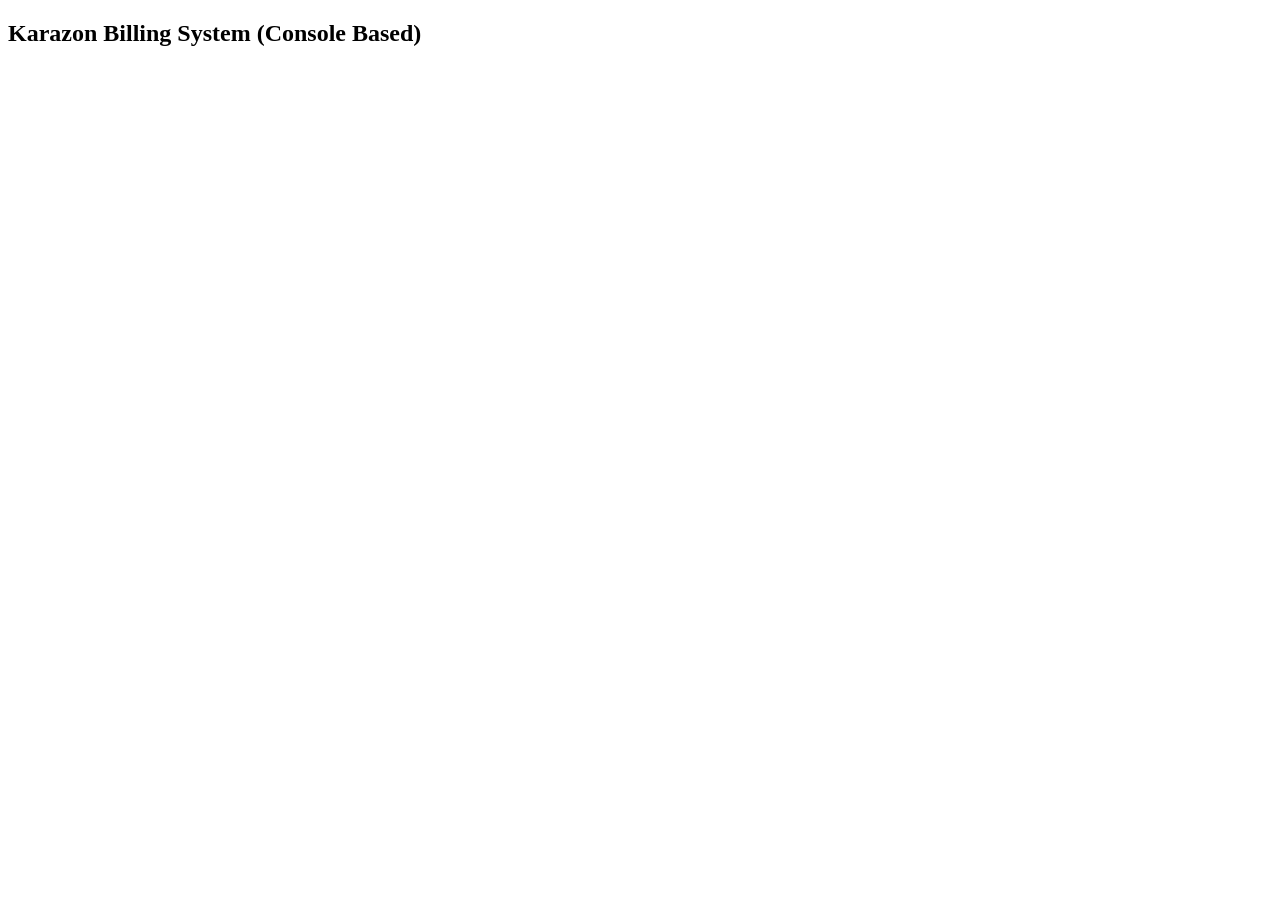
<file: Week_4_UI_Design/Karazon-Billing-System/index.html>
<!DOCTYPE html>
<html lang="en">
<head>
  <meta charset="UTF-8">
  <title>Karazon Billing System</title>
</head>
<body>
  <h2>Karazon Billing System (Console Based)</h2>
  

  <!-- Error Handling First -->
  <script src="js/l09_errorHandling.js"></script>

  <!-- Core Labs -->
  <script src="js/l01_cart.js"></script>
  <script src="js/l02_discount.js"></script>
  <script src="js/l03_tax.js"></script>
  <script src="js/l04_payment.js"></script>
  <script src="js/l05_invoice.js"></script>
  <script src="js/l06_email.js"></script>
  <script src="js/l07_storage.js"></script>
  <script src="js/l08_emailValidation.js"></script>

  <!-- Advanced Concepts -->
  <script src="js/l10_closures.js"></script>
  <script src="js/l11_asyncPayment.js"></script>
  <script src="js/l12_inventoryPromise.js"></script>
  <script src="js/l13_callback.js"></script>

  <!-- Controller -->
  <script src="js/main.js"></script>
</body>
</html>
</file>
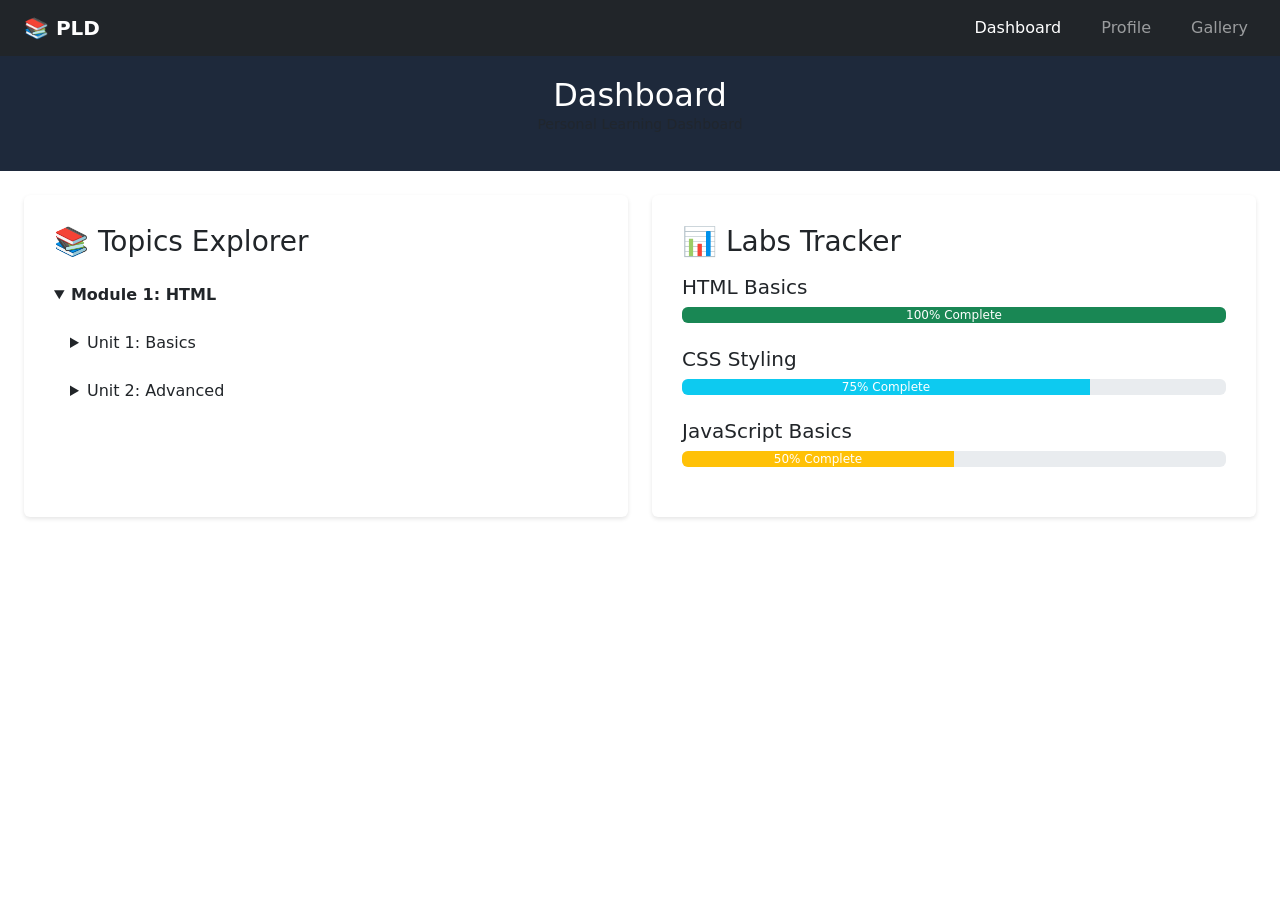
<file: Week_4_UI_Design/PLD/dashboard.html>
<!DOCTYPE html>
<html>
<head>
  <title>Dashboard | PLD</title>

  <link rel="stylesheet" href="css/normalize.css">
  <link rel="stylesheet" href="css/style.css">
  <link href="https://cdn.jsdelivr.net/npm/bootstrap@5.3.2/dist/css/bootstrap.min.css" rel="stylesheet">
</head>
<body>


<nav class="navbar navbar-expand-md navbar-dark bg-dark sticky-top">
  <div class="container-fluid">
    <a class="navbar-brand" href="dashboard.html">
      <strong>📚 PLD</strong>
    </a>
    <!-- Hamburger Menu Button  -->
    <button class="navbar-toggler" type="button" data-bs-toggle="collapse" data-bs-target="#navbarNav" aria-controls="navbarNav" aria-expanded="false" aria-label="Toggle navigation">
      <span class="navbar-toggler-icon"></span>
    </button>
    <!-- Navigation Links (Collapses on Mobile, Expands on md+ breakpoint) -->
    <div class="collapse navbar-collapse" id="navbarNav">
      <ul class="navbar-nav ms-auto">
        <li class="nav-item">
          <a class="nav-link active" aria-current="page" href="dashboard.html">Dashboard</a>
        </li>
        <li class="nav-item">
          <a class="nav-link" href="profile.html">Profile</a>
        </li>
        <li class="nav-item">
          <a class="nav-link" href="gallery.html">Gallery</a>
        </li>
      </ul>
    </div>
  </div>
</nav>

<header>
  <h2 class="mb-0">Dashboard</h2>
  <p class="text-muted small">Personal Learning Dashboard</p>
</header>

<!-- LAB 5: RESPONSIVE LAYOUT - Mobile-First Grid -->
<main class="container-fluid px-2 px-md-4 py-4">
  <div class="row g-3 g-md-4">
    
    <!-- Topics Explorer (Full width on mobile, Half width on lg+) -->
    <div class="col-12 col-lg-6">
      <section class="card-custom h-100">
        <h3 class="mb-3">📚 Topics Explorer</h3>

        <details open>
          <summary class="fw-bold cursor-pointer"><strong>Module 1: HTML</strong></summary>

          <div class="ms-3 mt-2">
            <details>
              <summary class="cursor-pointer">Unit 1: Basics</summary>
              <ul class="mt-2 ms-3">
                <li>HTML Tags</li>
                <li>Forms</li>
              </ul>
            </details>

            <details class="mt-2">
              <summary class="cursor-pointer">Unit 2: Advanced</summary>
              <ul class="mt-2 ms-3">
                <li>Semantic Elements</li>
                <li>Media Tags</li>
              </ul>
            </details>
          </div>
        </details>
      </section>
    </div>

    <!-- Labs Tracker (Full width on mobile, Half width on lg+) -->
    <div class="col-12 col-lg-6">
      <section class="card-custom h-100">
        <h3 class="mb-3">📊 Labs Tracker</h3>
        
        <div class="mb-4">
          <h5>HTML Basics</h5>
          <div class="progress">
            <div class="progress-bar bg-success" role="progressbar" style="width: 100%" aria-valuenow="100" aria-valuemin="0" aria-valuemax="100">100% Complete</div>
          </div>
        </div>

        <div class="mb-4">
          <h5>CSS Styling</h5>
          <div class="progress">
            <div class="progress-bar bg-info" role="progressbar" style="width: 75%" aria-valuenow="75" aria-valuemin="0" aria-valuemax="100">75% Complete</div>
          </div>
        </div>

        <div>
          <h5>JavaScript Basics</h5>
          <div class="progress">
            <div class="progress-bar bg-warning" role="progressbar" style="width: 50%" aria-valuenow="50" aria-valuemin="0" aria-valuemax="100">50% Complete</div>
          </div>
        </div>
      </section>
    </div>
  </div>
</main>

<!-- Bootstrap JS for Responsive Navbar Toggle -->
<script src="https://cdn.jsdelivr.net/npm/bootstrap@5.3.2/dist/js/bootstrap.bundle.min.js"></script>

</body>
</html>
</file>
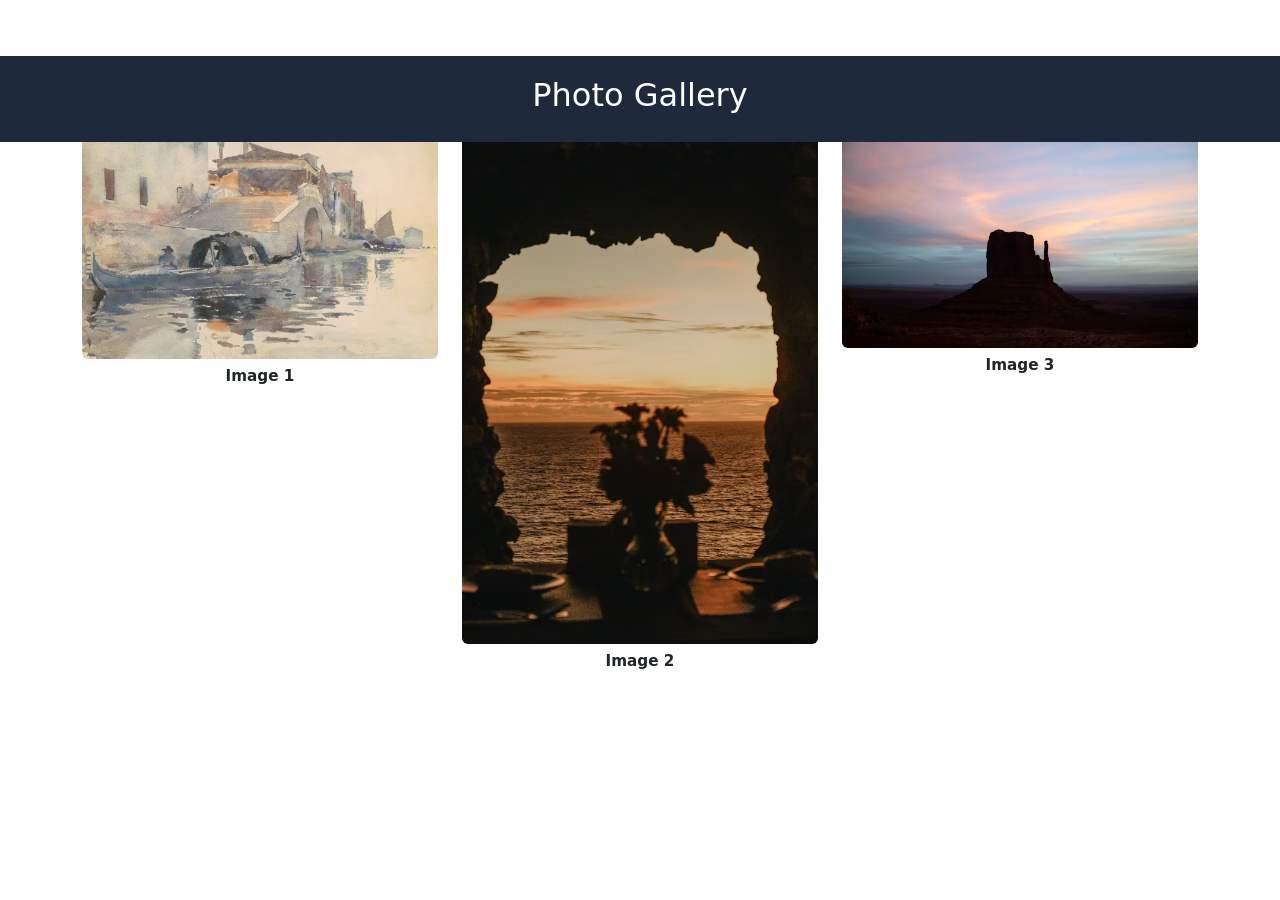
<file: Week_4_UI_Design/PLD/gallery.html>
<!DOCTYPE html>
<html>
<head>
  <title>Gallery | PLD</title>

  <link rel="stylesheet" href="css/style.css">
  <link href="https://cdn.jsdelivr.net/npm/bootstrap@5.3.2/dist/css/bootstrap.min.css" rel="stylesheet">
</head>
<body>

<header>
  <h2>Photo Gallery</h2>
</header>

<main class="container mt-4">

  <div class="row">

    <div class="col-6 col-md-4 mb-4">
      <figure class="gallery-item">
        <img src="assets/images/gallery-1.jpg" class="img-fluid">
        <figcaption>Image 1</figcaption>
      </figure>
    </div>

    <div class="col-6 col-md-4 mb-4">
      <figure class="gallery-item">
        <img src="assets/images/gallery-2.jpg" class="img-fluid">
        <figcaption>Image 2</figcaption>
      </figure>
    </div>

    <div class="col-6 col-md-4 mb-4">
      <figure class="gallery-item">
        <img src="assets/images/gallery-3.jpg" class="img-fluid">
        <figcaption>Image 3</figcaption>
      </figure>
    </div>

  </div>

</main>

</body>
</html>
</file>
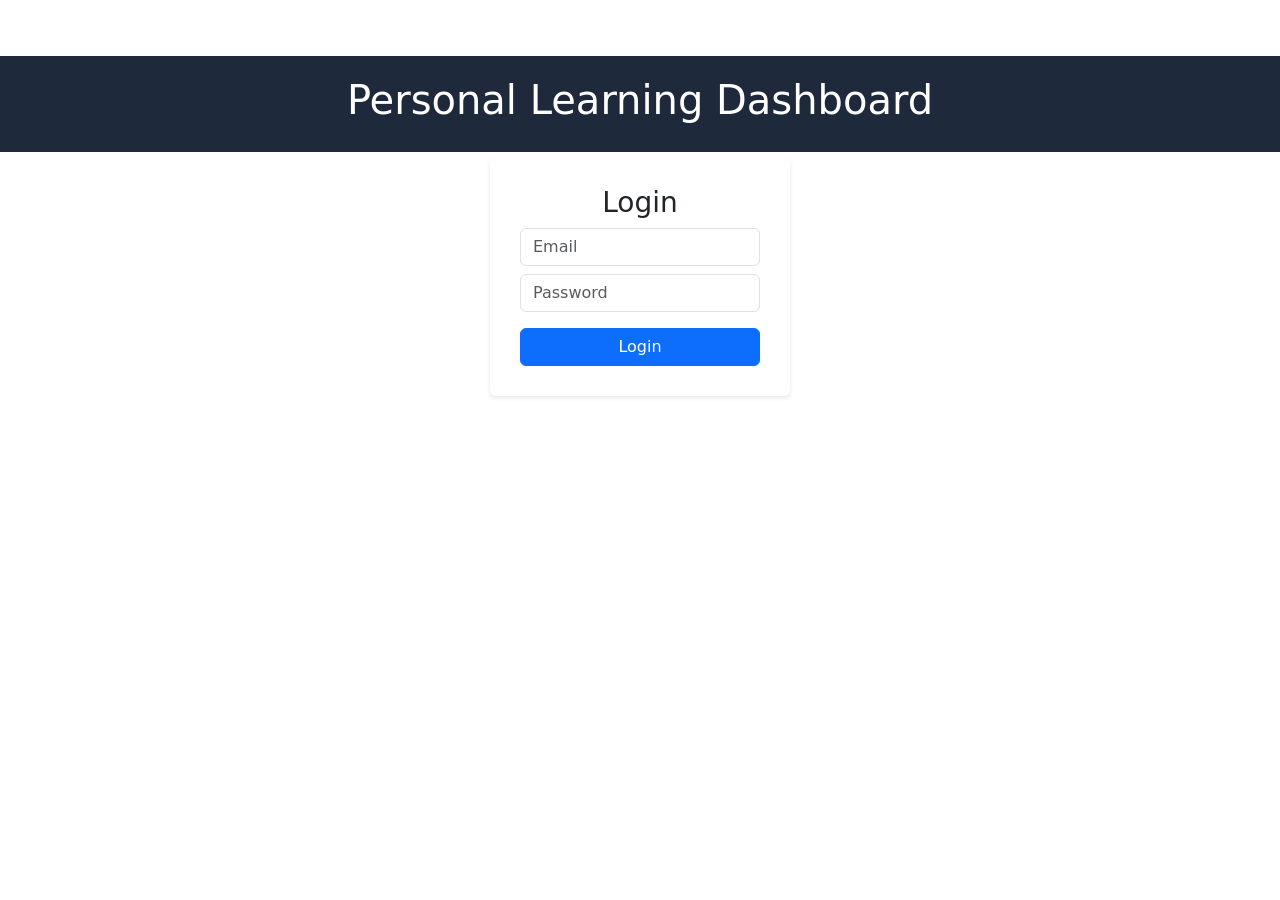
<file: Week_4_UI_Design/PLD/login.html>
<!DOCTYPE html>
<html lang="en">
<head>
  <meta charset="UTF-8">
  <title>Login | PLD</title>

  <link rel="stylesheet" href="css/normalize.css">
  <link rel="stylesheet" href="css/style.css">

  <!-- Bootstrap -->
  <link href="https://cdn.jsdelivr.net/npm/bootstrap@5.3.2/dist/css/bootstrap.min.css" rel="stylesheet">
</head>
<body>

<header>
  <h1>Personal Learning Dashboard</h1>
</header>

<main class="login-container">
  <form class="card-custom" style="width:300px;">
    <h3 class="text-center">Login</h3>

    <input type="email" class="form-control mb-2" placeholder="Email">
    <input type="password" class="form-control mb-3" placeholder="Password">

    <button class="btn btn-primary w-100">Login</button>
  </form>
</main>

</body>
</html>
</file>
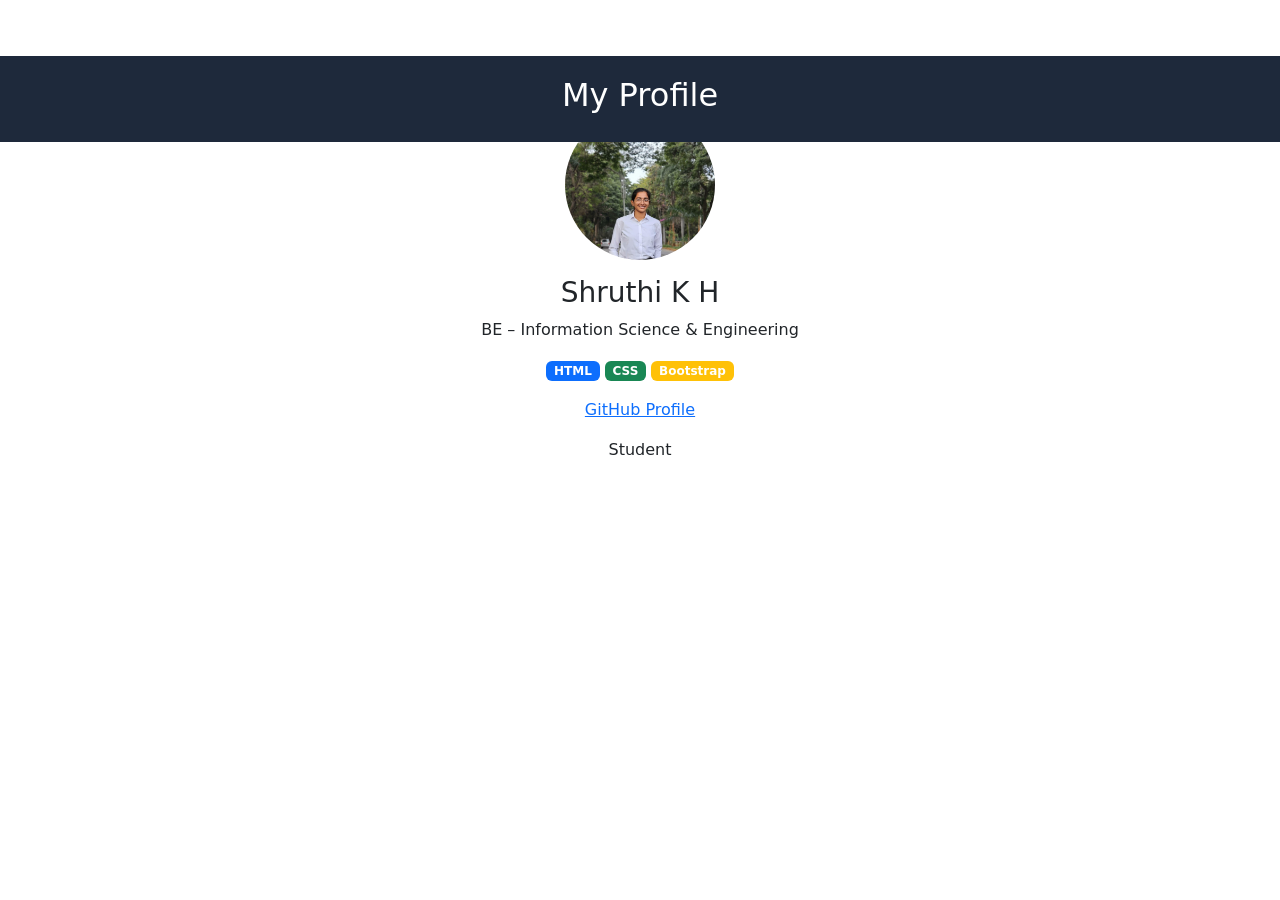
<file: Week_4_UI_Design/PLD/profile.html>
<!DOCTYPE html>
<html>
<head>
  <title>Profile | PLD</title>

  <link rel="stylesheet" href="css/style.css">
  <link href="https://cdn.jsdelivr.net/npm/bootstrap@5.3.2/dist/css/bootstrap.min.css" rel="stylesheet">
</head>
<body>

<header>
  <h2>My Profile</h2>
</header>

<main class="container mt-4 text-center">

  <img src="assets/images/profile.jpg" class="profile-img">

  <h3 class="mt-3">Shruthi K H</h3>
  <p>BE – Information Science & Engineering</p>

  <div>
    <span class="badge bg-primary">HTML</span>
    <span class="badge bg-success">CSS</span>
    <span class="badge bg-warning">Bootstrap</span>
  </div>

  <p class="mt-3">
    <a href="https://github.com/Shruthikh/" target="_blank">GitHub Profile</a>
  </p>

  <p>Student</p>

</main>

</body>
</html>
</file>
<file: Week_4_UI_Design/PLD/css/style.css>
/* Typography */
body {
  font-family: Arial, sans-serif;
  margin: 0;
  background: #f4f6f8;
}

/* Header + Sticky (Lab 9) */
header {
  background: #1e293b;
  color: white;
  padding: 15px 10px;
  text-align: center;
  position: sticky;
  top: 56px; /* Below navbar on md+ */
  z-index: 99;
}

/* LAB 5: RESPONSIVE - Mobile padding adjustments */
@media (max-width: 768px) {
  header {
    padding: 12px 8px;
    top: 56px;
  }
  header h2 {
    font-size: 1.5rem;
  }
}

/* Navigation */
nav a {
  color: white;
  margin: 0 12px;
  text-decoration: none;
  font-weight: bold;
}

/* Card layout - Responsive padding */
.card-custom {
  background: white;
  padding: 20px;
  margin-bottom: 20px;
  border-radius: 6px;
  box-shadow: 0 2px 4px rgba(0,0,0,0.1);
}

/* LAB 5: Details/Summary responsive styling */
details {
  margin-top: 8px;
}

summary {
  cursor: pointer;
  padding: 8px 0;
  user-select: none;
  transition: color 0.2s;
}

summary:hover {
  color: #0d6efd;
}

.cursor-pointer {
  cursor: pointer;
}

/* Login Flexbox - Mobile responsive */
.login-container {
  display: flex;
  justify-content: center;
  align-items: center;
  margin-top: 60px;
  padding: 0 15px;
}

/* Profile Image - Responsive */
.profile-img {
  width: 150px;
  height: 150px;
  border-radius: 50%;
  object-fit: cover;
}

@media (max-width: 576px) {
  .profile-img {
    width: 100px;
    height: 100px;
  }
}

/* Gallery - Responsive Grid */
.gallery-item img {
  border-radius: 6px;
  transition: transform 0.3s;
  max-width: 100%;
  height: auto;
}

.gallery-item img:hover {
  transform: scale(1.05);
}

figcaption {
  text-align: center;
  font-weight: bold;
  margin-top: 6px;
  font-size: 0.95rem;
}

/* LAB 5: RESPONSIVE BREAKPOINTS */
/* Extra Small (Mobile): < 576px */
@media (max-width: 575.98px) {
  .container-fluid {
    padding-left: 8px;
    padding-right: 8px;
  }
  
  h3 {
    font-size: 1.3rem;
  }
  
  h5 {
    font-size: 1rem;
  }
}

/* Small devices: >= 576px */
@media (min-width: 576px) {
  .card-custom {
    padding: 20px;
  }
}

/* Tablet (md): >= 768px */
@media (min-width: 768px) {
  header {
    padding: 20px;
  }
  
  .card-custom {
    padding: 25px;
  }
}

/* Large Devices (lg): >= 992px */
@media (min-width: 992px) {
  .card-custom {
    padding: 30px;
  }
  
  h3 {
    font-size: 1.7rem;
  }
}

/* Extra Large (xl): >= 1200px */
@media (min-width: 1200px) {
  body {
    font-size: 1.1rem;
  }
}
</file>
